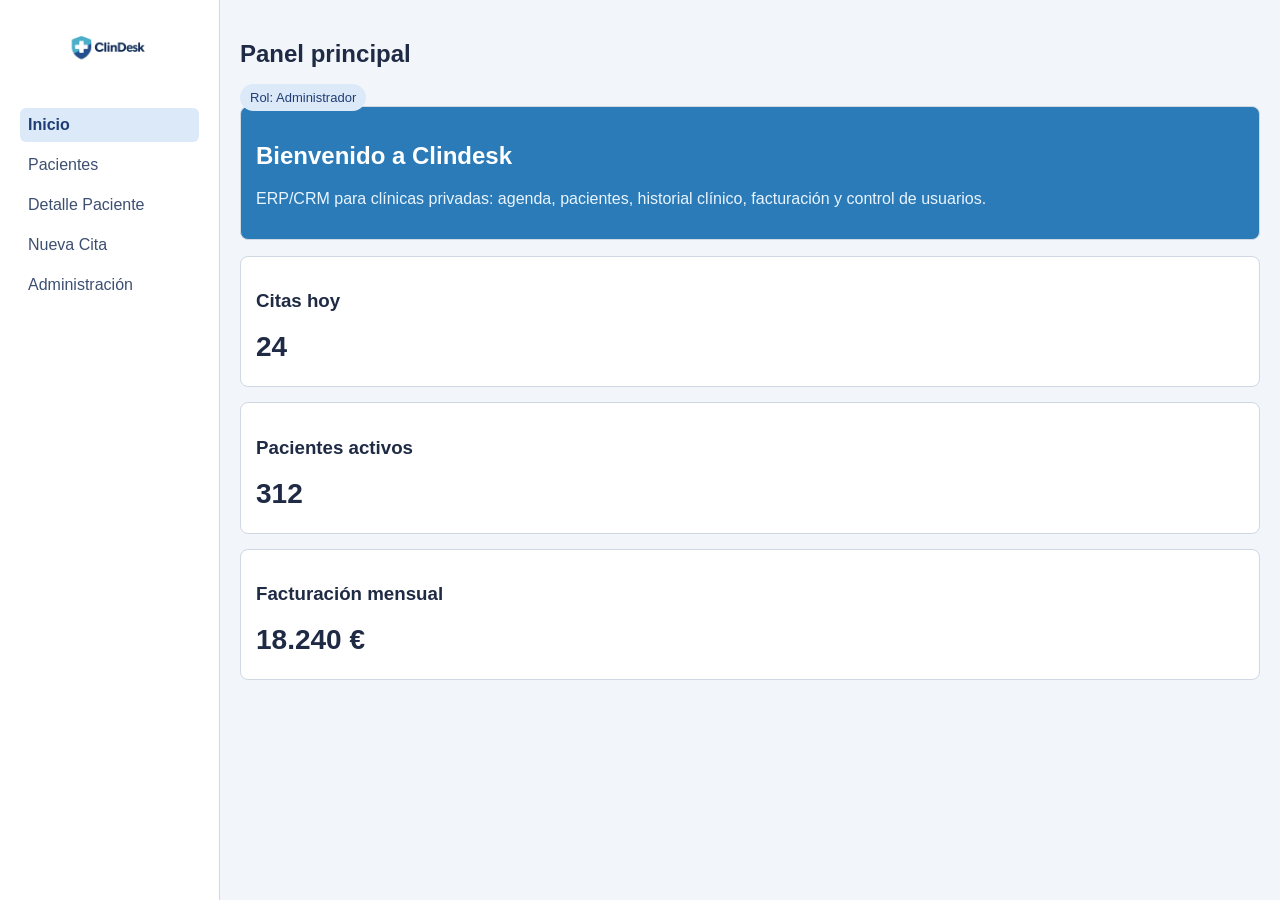
<file: clindesk-prototipo/index.html>
<!DOCTYPE html>
<html lang="es">
  <head>
    <meta charset="UTF-8" />
    <meta name="viewport" content="width=device-width, initial-scale=1.0" />
    <title>Clindesk | Inicio</title>
    <link rel="stylesheet" href="css/styles.css" />
  </head>
  <body>
    <div class="pagina">
      <aside class="lateral">
        <div class="zona-logo">
          <img src="img/Logo.png" alt="Logo Clindesk" class="logo-imagen" />
        </div>
        <nav class="menu">
          <a class="activo" href="index.html">Inicio</a>
          <a href="pacientes.html">Pacientes</a>
          <a href="detalle-paciente.html">Detalle Paciente</a>
          <a href="nueva-cita.html">Nueva Cita</a>
          <a href="admin.html">Administración</a>
        </nav>
      </aside>

      <main class="contenido">
        <header class="encabezado">
          <h2>Panel principal</h2>
          <span class="etiqueta">Rol: Administrador</span>
        </header>

        <section class="bloque principal">
          <h2>Bienvenido a Clindesk</h2>
          <p>
            ERP/CRM para clínicas privadas: agenda, pacientes, historial clínico,
            facturación y control de usuarios.
          </p>
        </section>

        <section class="fila tres-columnas" style="margin-top: 16px">
          <article class="bloque">
            <h3>Citas hoy</h3>
            <p class="numero">24</p>
          </article>
          <article class="bloque">
            <h3>Pacientes activos</h3>
            <p class="numero">312</p>
          </article>
          <article class="bloque">
            <h3>Facturación mensual</h3>
            <p class="numero">18.240 €</p>
          </article>
        </section>
      </main>
    </div>
  </body>
</html>
</file>
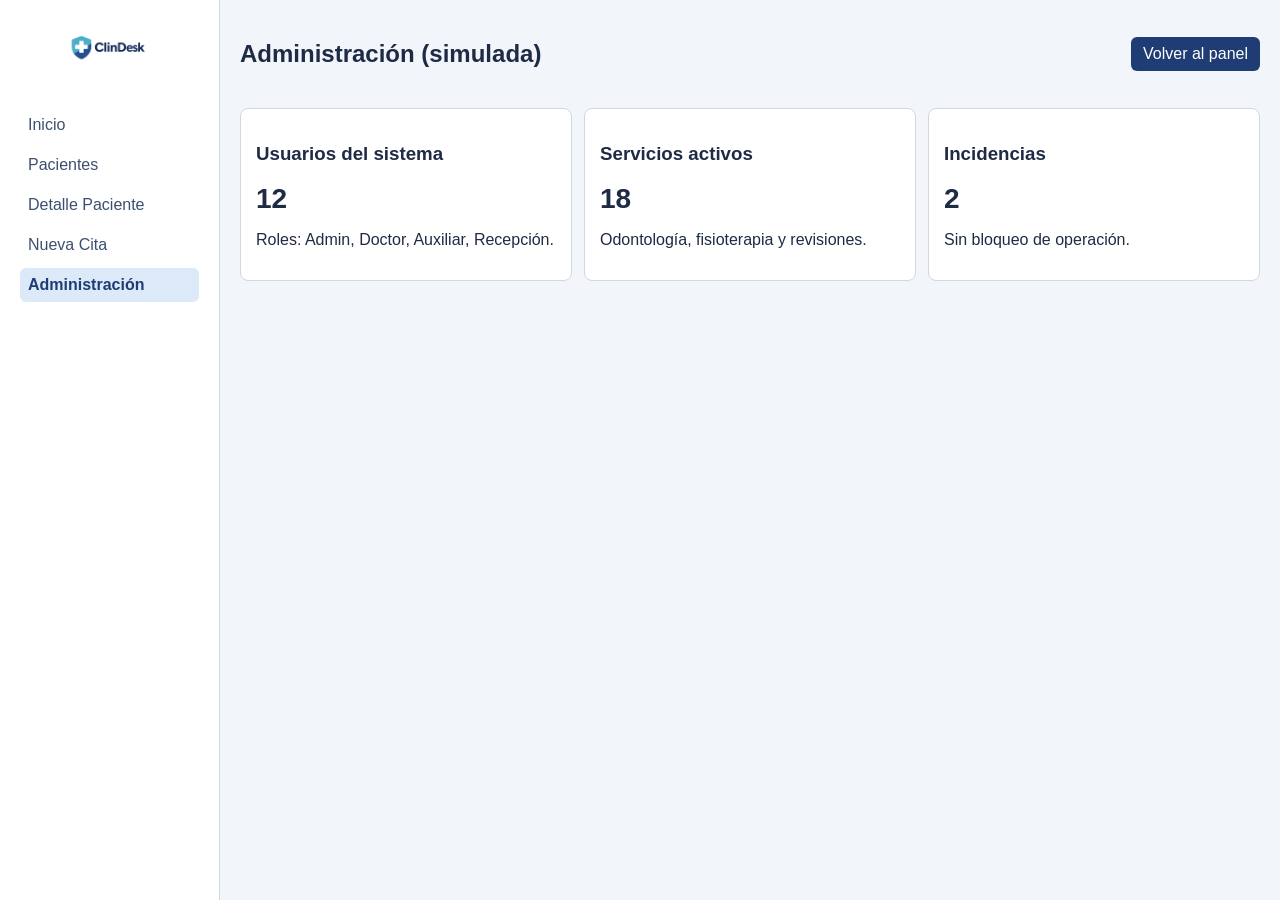
<file: clindesk-prototipo/admin.html>
<!DOCTYPE html>
<html lang="es">
  <head>
    <meta charset="UTF-8" />
    <meta name="viewport" content="width=device-width, initial-scale=1.0" />
    <title>Clindesk | Administración</title>
    <link rel="stylesheet" href="css/styles.css" />
  </head>
  <body>
    <div class="pagina">
      <aside class="lateral">
        <div class="zona-logo">
          <img src="img/Logo.png" alt="Logo Clindesk" class="logo-imagen" />
        </div>
        <nav class="menu">
          <a href="index.html">Inicio</a>
          <a href="pacientes.html">Pacientes</a>
          <a href="detalle-paciente.html">Detalle Paciente</a>
          <a href="nueva-cita.html">Nueva Cita</a>
          <a class="activo" href="admin.html">Administración</a>
        </nav>
      </aside>

      <main class="contenido">
        <header class="header">
          <h2>Administración (simulada)</h2>
          <a class="boton" href="index.html">Volver al panel</a>
        </header>

        <section class="row columns">
          <article class="bloque">
            <h3>Usuarios del sistema</h3>
            <p class="numero">12</p>
            <p>Roles: Admin, Doctor, Auxiliar, Recepción.</p>
          </article>
          <article class="bloque">
            <h3>Servicios activos</h3>
            <p class="numero">18</p>
            <p>Odontología, fisioterapia y revisiones.</p>
          </article>
          <article class="bloque">
            <h3>Incidencias</h3>
            <p class="numero">2</p>
            <p>Sin bloqueo de operación.</p>
          </article>
        </section>
      </main>
    </div>
  </body>
</html>
</file>
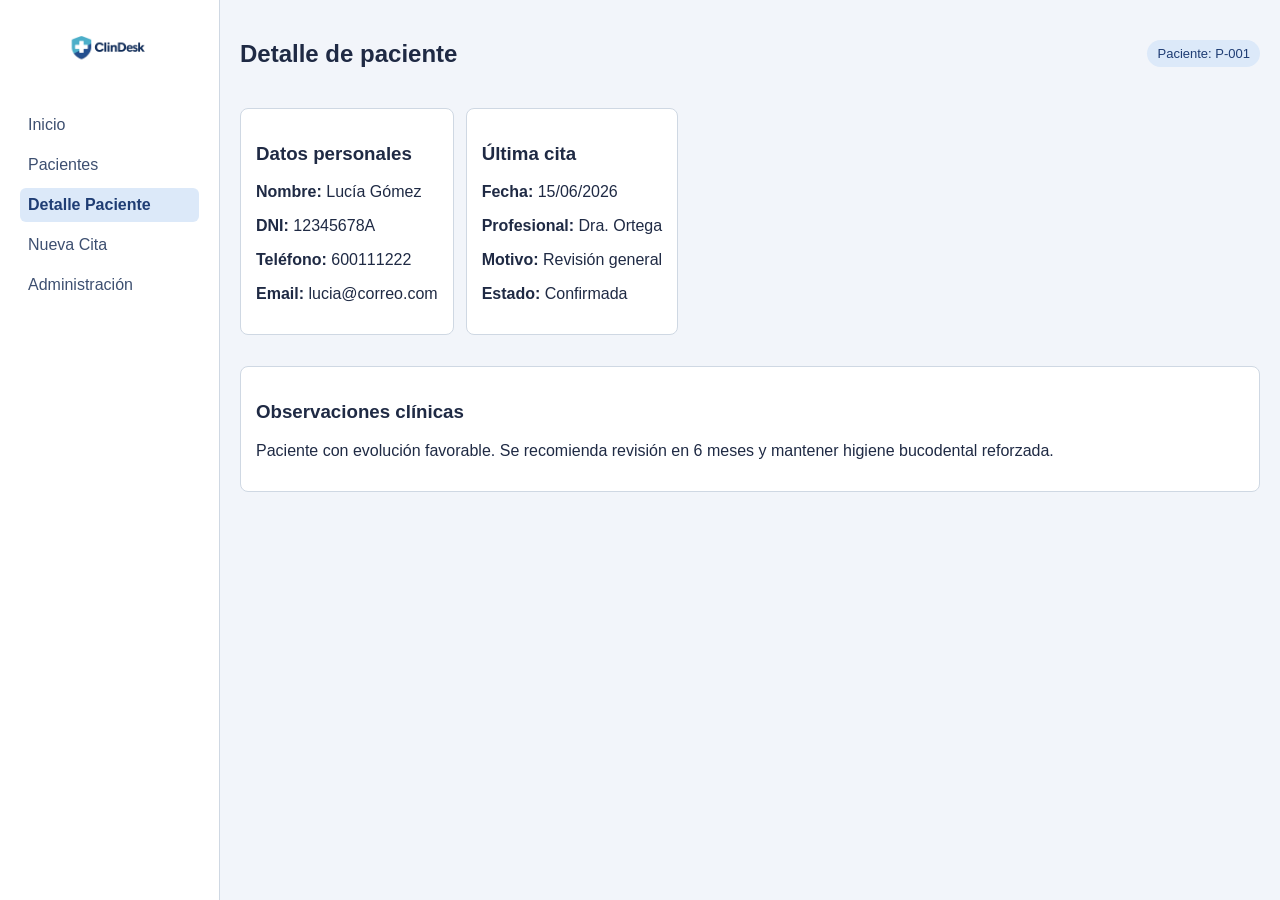
<file: clindesk-prototipo/detalle-paciente.html>
<!DOCTYPE html>
<html lang="es">
  <head>
    <meta charset="UTF-8" />
    <meta name="viewport" content="width=device-width, initial-scale=1.0" />
    <title>Clindesk | Detalle Paciente</title>
    <link rel="stylesheet" href="css/styles.css" />
  </head>
  <body>
    <div class="pagina">
      <aside class="lateral">
        <div class="zona-logo">
          <img src="img/Logo.png" alt="Logo Clindesk" class="logo-imagen" />
        </div>
        <nav class="menu">
          <a href="index.html">Inicio</a>
          <a href="pacientes.html">Pacientes</a>
          <a class="activo" href="detalle-paciente.html">Detalle Paciente</a>
          <a href="nueva-cita.html">Nueva Cita</a>
          <a href="admin.html">Administración</a>
        </nav>
      </aside>

      <main class="contenido">
        <header class="header">
          <h2>Detalle de paciente</h2>
          <span class="etiqueta">Paciente: P-001</span>
        </header>

        <section class="row" style="grid-template-columns: 1fr 1fr">
          <article class="bloque">
            <h3>Datos personales</h3>
            <p><strong>Nombre:</strong> Lucía Gómez</p>
            <p><strong>DNI:</strong> 12345678A</p>
            <p><strong>Teléfono:</strong> 600111222</p>
            <p><strong>Email:</strong> lucia@correo.com</p>
          </article>

          <article class="bloque">
            <h3>Última cita</h3>
            <p><strong>Fecha:</strong> 15/06/2026</p>
            <p><strong>Profesional:</strong> Dra. Ortega</p>
            <p><strong>Motivo:</strong> Revisión general</p>
            <p><strong>Estado:</strong> Confirmada</p>
          </article>
        </section>

        <section class="bloque" style="margin-top: 16px">
          <h3>Observaciones clínicas</h3>
          <p>
            Paciente con evolución favorable. Se recomienda revisión en 6 meses y
            mantener higiene bucodental reforzada.
          </p>
        </section>
      </main>
    </div>
  </body>
</html>
</file>
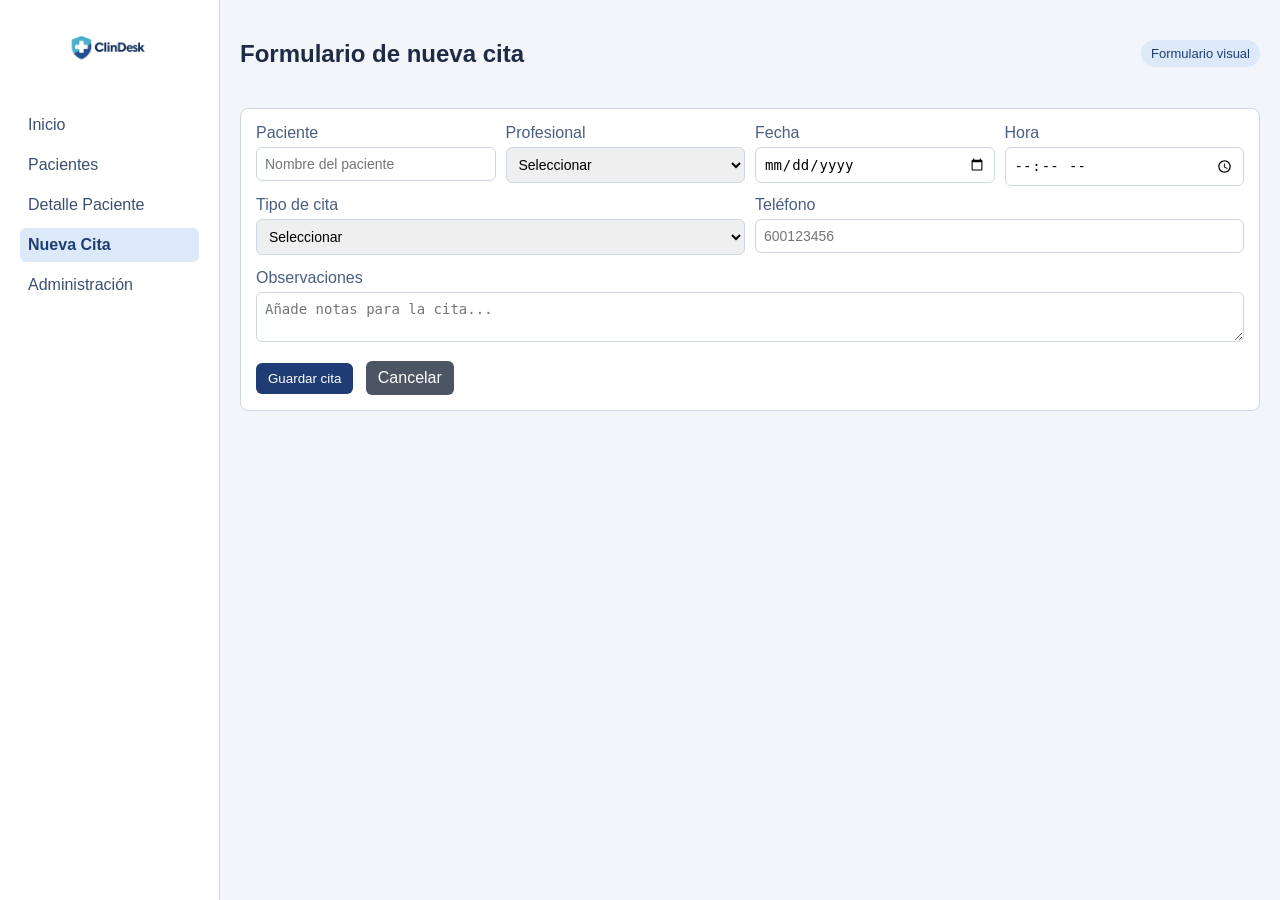
<file: clindesk-prototipo/nueva-cita.html>
<!DOCTYPE html>
<html lang="es">
  <head>
    <meta charset="UTF-8" />
    <meta name="viewport" content="width=device-width, initial-scale=1.0" />
    <title>Clindesk | Nueva Cita</title>
    <link rel="stylesheet" href="css/styles.css" />
  </head>
  <body>
    <div class="pagina">
      <aside class="lateral">
        <div class="zona-logo">
          <img src="img/Logo.png" alt="Logo Clindesk" class="logo-imagen" />
        </div>
        <nav class="menu">
          <a href="index.html">Inicio</a>
          <a href="pacientes.html">Pacientes</a>
          <a href="detalle-paciente.html">Detalle Paciente</a>
          <a class="activo" href="nueva-cita.html">Nueva Cita</a>
          <a href="admin.html">Administración</a>
        </nav>
      </aside>

      <main class="contenido">
        <header class="header">
          <h2>Formulario de nueva cita</h2>
          <span class="etiqueta">Formulario visual</span>
        </header>

        <section class="bloque">
          <form>
            <div class="campos-form">
              <div>
                <label for="paciente">Paciente</label>
                <input id="paciente" type="text" placeholder="Nombre del paciente" required />
              </div>
              <div>
                <label for="profesional">Profesional</label>
                <select id="profesional" required>
                  <option value="">Seleccionar</option>
                  <option>Dra. Ortega</option>
                  <option>Dr. Molina</option>
                  <option>Dra. Ruiz</option>
                </select>
              </div>
              <div>
                <label for="fecha">Fecha</label>
                <input id="fecha" type="date" required />
              </div>
              <div>
                <label for="hora">Hora</label>
                <input id="hora" type="time" required />
              </div>
              <div>
                <label for="tipo">Tipo de cita</label>
                <select id="tipo" required>
                  <option value="">Seleccionar</option>
                  <option>Primera visita</option>
                  <option>Revisión</option>
                  <option>Tratamiento</option>
                </select>
              </div>
              <div>
                <label for="telefono">Teléfono</label>
                <input id="telefono" type="tel" placeholder="600123456" required />
              </div>
            </div>

            <div style="margin-top: 14px">
              <label for="observaciones">Observaciones</label>
              <textarea id="observaciones" placeholder="Añade notas para la cita..."></textarea>
            </div>

            <div class="acciones">
              <button type="submit" class="boton">Guardar cita</button>
              <a href="pacientes.html" class="boton" style="background: #4b5563">Cancelar</a>
            </div>
          </form>
        </section>
      </main>
    </div>
  </body>
</html>
</file>
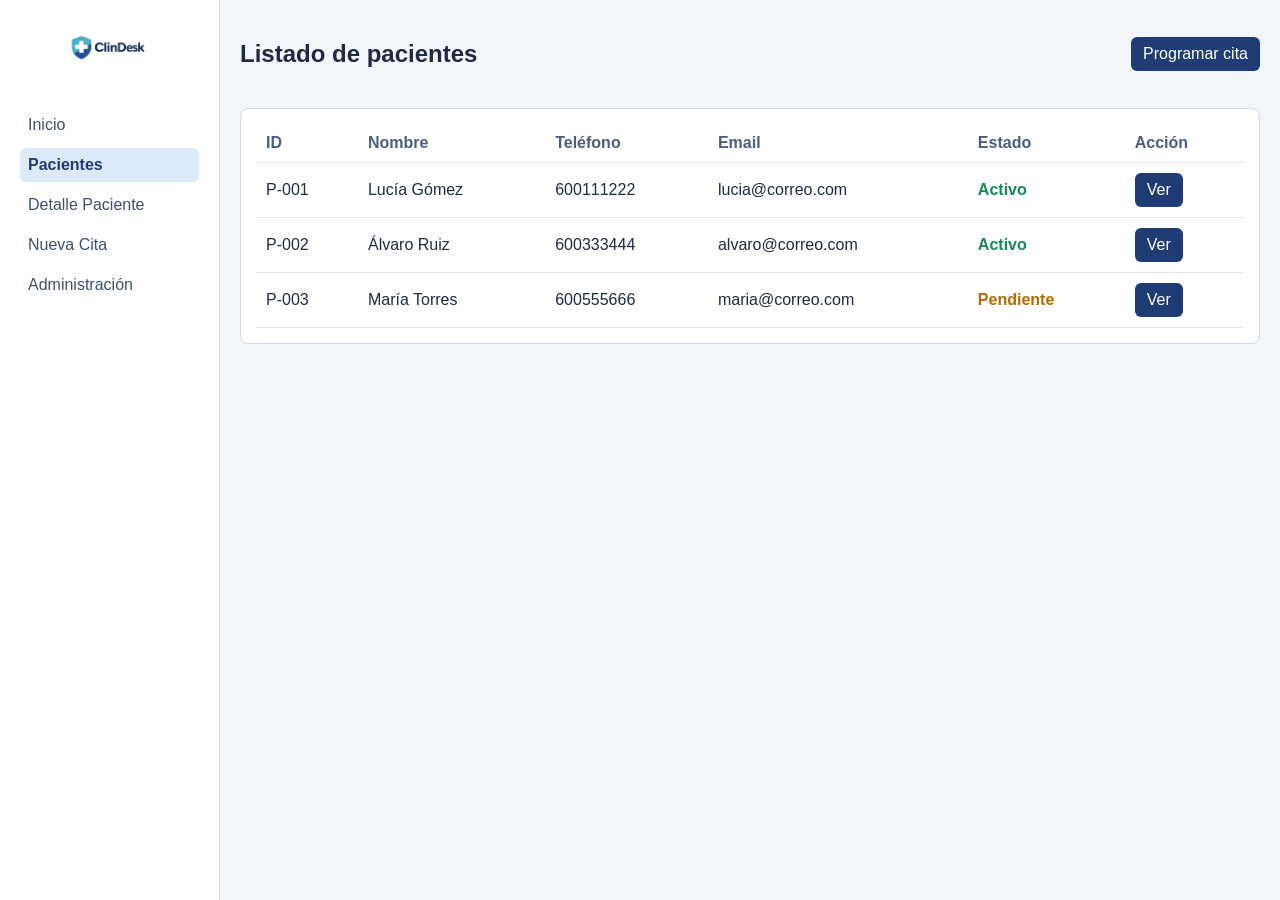
<file: clindesk-prototipo/pacientes.html>
<!DOCTYPE html>
<html lang="es">
  <head>
    <meta charset="UTF-8" />
    <meta name="viewport" content="width=device-width, initial-scale=1.0" />
    <title>Clindesk | Pacientes</title>
    <link rel="stylesheet" href="css/styles.css" />
  </head>
  <body>
    <div class="pagina">
      <aside class="lateral">
        <div class="zona-logo">
          <img src="img/Logo.png" alt="Logo Clindesk" class="logo-imagen" />
        </div>
        <nav class="menu">
          <a href="index.html">Inicio</a>
          <a class="activo" href="pacientes.html">Pacientes</a>
          <a href="detalle-paciente.html">Detalle Paciente</a>
          <a href="nueva-cita.html">Nueva Cita</a>
          <a href="admin.html">Administración</a>
        </nav>
      </aside>

      <main class="contenido">
        <header class="header">
          <h2>Listado de pacientes</h2>
          <a class="boton" href="nueva-cita.html">Programar cita</a>
        </header>

        <section class="bloque tabla">
          <table>
            <thead>
              <tr>
                <th>ID</th>
                <th>Nombre</th>
                <th>Teléfono</th>
                <th>Email</th>
                <th>Estado</th>
                <th>Acción</th>
              </tr>
            </thead>
            <tbody>
              <tr>
                <td>P-001</td>
                <td>Lucía Gómez</td>
                <td>600111222</td>
                <td>lucia@correo.com</td>
                <td class="estado-ok">Activo</td>
                <td><a class="boton" href="detalle-paciente.html">Ver</a></td>
              </tr>
              <tr>
                <td>P-002</td>
                <td>Álvaro Ruiz</td>
                <td>600333444</td>
                <td>alvaro@correo.com</td>
                <td class="estado-ok">Activo</td>
                <td><a class="boton" href="detalle-paciente.html">Ver</a></td>
              </tr>
              <tr>
                <td>P-003</td>
                <td>María Torres</td>
                <td>600555666</td>
                <td>maria@correo.com</td>
                <td class="estado-pendiente">Pendiente</td>
                <td><a class="boton" href="detalle-paciente.html">Ver</a></td>
              </tr>
            </tbody>
          </table>
        </section>
      </main>
    </div>
  </body>
</html>
</file>
<file: clindesk-prototipo/css/styles.css>
* { box-sizing: border-box; }

body {
  margin: 0;
  font-family: Arial, sans-serif;
  background: #f2f5fa;
  color: #1f2a44;
}

a { text-decoration: none; color: inherit; }

.pagina { display: flex; min-height: 100vh; }
.lateral {
  width: 220px;
  padding: 20px;
  background: #fff;
  border-right: 1px solid #cfd8e3;
}

.zona-logo { text-align: center; margin-bottom: 16px; }
.logo-imagen { width: 90px; height: auto; margin-bottom: 8px; }

.menu a {
  display: block;
  padding: 8px;
  margin-bottom: 6px;
  border-radius: 6px;
  color: #3d4f70;
}
.menu a:hover, .menu a.activo {
  background: #dce9f9;
  color: #1f3d74;
  font-weight: 700;
}

.contenido { flex: 1; padding: 20px; }
.header {
  display: flex;
  justify-content: space-between;
  align-items: center;
  margin-bottom: 20px;
}

.etiqueta {
  padding: 6px 10px;
  border-radius: 20px;
  font-size: 13px;
  color: #1f3d74;
  background: #dce9f9;
}

.bloque {
  margin-bottom: 15px;
  padding: 15px;
  border: 1px solid #cfd8e3;
  border-radius: 8px;
  background: #fff;
}

.principal { color: #fff; background: #2b7bb8; }
.principal p { color: #e8f4ff; }

.row, .campos-form { display: flex; flex-wrap: wrap; }
.row { gap: 12px; }
.campos-form { gap: 10px; }
.columns .bloque { flex: 1; min-width: 180px; }
.campos-form > div { flex: 1; min-width: 220px; }

.numero { margin: 8px 0; font-size: 28px; font-weight: 700; }
.tabla { overflow-x: auto; }

table { width: 100%; border-collapse: collapse; }
th, td { padding: 10px; text-align: left; border-bottom: 1px solid #e1e7ef; }
th, label { color: #4b5e80; }

.estado-ok { color: #148a56; font-weight: 700; }
.estado-pendiente { color: #b36b00; font-weight: 700; }

.boton {
  display: inline-block;
  padding: 8px 12px;
  border: 0;
  border-radius: 6px;
  cursor: pointer;
  color: #fff;
  background: #1f3d74;
}
.boton:hover { background: #18325f; }

label { display: block; margin-bottom: 5px; }
input, select, textarea {
  width: 100%;
  padding: 8px;
  font-size: 14px;
  border: 1px solid #cfd8e3;
  border-radius: 6px;
}

.acciones { margin-top: 15px; }
.acciones .boton { margin-right: 8px; }

@media (max-width: 900px) {
  .pagina { flex-direction: column; }
  .lateral {
    width: 100%;
    border-right: 0;
    border-bottom: 1px solid #cfd8e3;
  }
}
</file>
